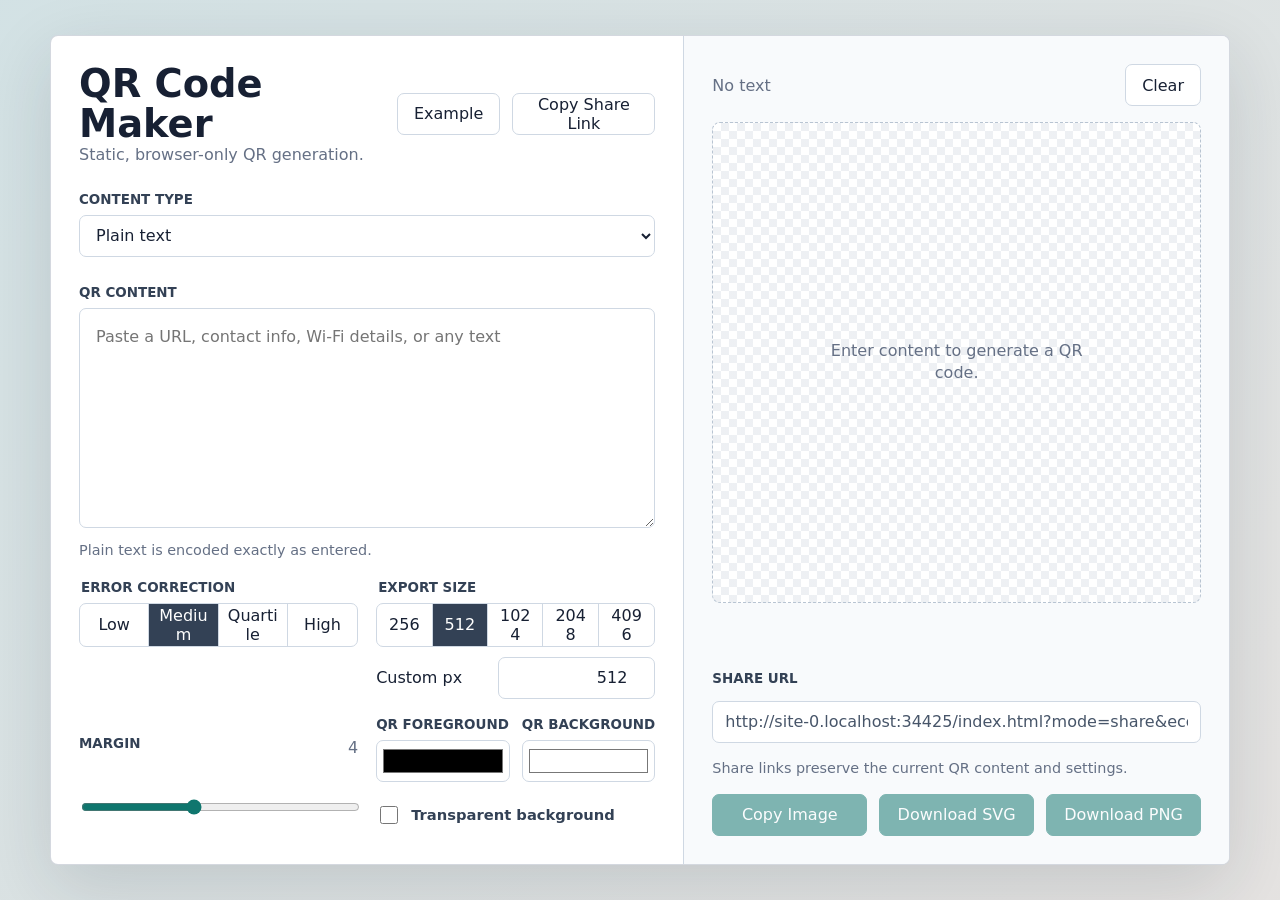
<file: index.html>
<!doctype html>
<html lang="en">
  <head>
    <meta charset="utf-8">
    <meta name="viewport" content="width=device-width, initial-scale=1">
    <meta name="color-scheme" content="light">
    <title>Client-Side QR Code Maker</title>
    <link rel="stylesheet" href="styles.css">
  </head>
  <body>
    <main class="app-shell">
      <section class="workspace" aria-label="QR code maker">
        <div class="editor-pane">
          <header class="topbar">
            <div>
              <h1>QR Code Maker</h1>
              <p>Static, browser-only QR generation.</p>
            </div>
            <div class="topbar-actions">
              <button class="ghost-button" id="exampleButton" type="button">Example</button>
              <button class="ghost-button" id="shareViewButton" type="button">Copy Share Link</button>
            </div>
          </header>

          <label class="field-label" for="contentType">Content type</label>
          <select id="contentType" class="select-control">
            <option value="text">Plain text</option>
            <option value="url">URL</option>
            <option value="email">Email</option>
            <option value="phone">Phone</option>
            <option value="sms">SMS</option>
            <option value="wifi">Wi-Fi</option>
          </select>

          <div class="template-panel" id="templatePanel" hidden>
            <div class="template-fields" data-template="url" hidden>
              <label>
                <span>URL</span>
                <input id="urlValue" type="url" inputmode="url" autocomplete="url" placeholder="https://example.com">
              </label>
            </div>

            <div class="template-fields" data-template="email" hidden>
              <label>
                <span>Email address</span>
                <input id="emailAddress" type="email" autocomplete="email" placeholder="name@example.com">
              </label>
              <label>
                <span>Subject</span>
                <input id="emailSubject" type="text" placeholder="Optional">
              </label>
              <label class="full-span">
                <span>Body</span>
                <textarea id="emailBody" class="template-textarea" placeholder="Optional"></textarea>
              </label>
            </div>

            <div class="template-fields" data-template="phone" hidden>
              <label>
                <span>Phone number</span>
                <input id="phoneNumber" type="tel" autocomplete="tel" placeholder="+1 555 0100">
              </label>
            </div>

            <div class="template-fields" data-template="sms" hidden>
              <label>
                <span>Phone number</span>
                <input id="smsNumber" type="tel" autocomplete="tel" placeholder="+1 555 0100">
              </label>
              <label class="full-span">
                <span>Message</span>
                <textarea id="smsMessage" class="template-textarea" placeholder="Optional"></textarea>
              </label>
            </div>

            <div class="template-fields" data-template="wifi" hidden>
              <label>
                <span>Network name</span>
                <input id="wifiSsid" type="text" autocomplete="off" placeholder="SSID">
              </label>
              <label>
                <span>Password</span>
                <input id="wifiPassword" type="text" autocomplete="off" placeholder="Optional">
              </label>
              <label class="checkbox-control">
                <input id="wifiSharePassword" type="checkbox">
                <span>Include password in share links</span>
              </label>
              <label>
                <span>Security</span>
                <select id="wifiSecurity" class="select-control">
                  <option value="WPA">WPA/WPA2</option>
                  <option value="WEP">WEP</option>
                  <option value="nopass">None</option>
                </select>
              </label>
              <label class="checkbox-control">
                <input id="wifiHidden" type="checkbox">
                <span>Hidden network</span>
              </label>
            </div>
          </div>

          <label class="field-label" for="qrInput">QR content</label>
          <textarea id="qrInput" spellcheck="false" autocomplete="off" autocapitalize="off" aria-describedby="qrInputHelp" placeholder="Paste a URL, contact info, Wi-Fi details, or any text"></textarea>
          <p class="field-help" id="qrInputHelp">Plain text is encoded exactly as entered.</p>

          <div class="controls-grid">
            <fieldset class="control-group">
              <legend>Error correction</legend>
              <div class="segmented" role="radiogroup" aria-label="Error correction level">
                <label><input type="radio" name="ecc" value="L"> Low</label>
                <label><input type="radio" name="ecc" value="M" checked> Medium</label>
                <label><input type="radio" name="ecc" value="Q"> Quartile</label>
                <label><input type="radio" name="ecc" value="H"> High</label>
              </div>
            </fieldset>

            <fieldset class="control-group size-control">
              <legend>Export size</legend>
              <div class="segmented size-presets" role="radiogroup" aria-label="Export size presets">
                <label><input type="radio" name="sizePreset" value="256"> 256</label>
                <label><input type="radio" name="sizePreset" value="512" checked> 512</label>
                <label><input type="radio" name="sizePreset" value="1024"> 1024</label>
                <label><input type="radio" name="sizePreset" value="2048"> 2048</label>
                <label><input type="radio" name="sizePreset" value="4096"> 4096</label>
              </div>
              <label class="number-control" for="sizeInput">
                <span>Custom px</span>
                <input id="sizeInput" type="number" min="160" max="4096" step="1" value="512" inputmode="numeric">
              </label>
            </fieldset>

            <label class="slider-control" for="marginInput">
              <span>Margin</span>
              <output id="marginOutput" for="marginInput">4</output>
              <input id="marginInput" type="range" min="0" max="10" step="1" value="4">
            </label>

            <div class="swatches" aria-label="QR colors">
              <label>
                <span>QR foreground</span>
                <input id="foregroundInput" type="color" value="#000000" aria-label="QR foreground color">
              </label>
              <label>
                <span>QR background</span>
                <input id="backgroundInput" type="color" value="#ffffff" aria-label="QR background color">
              </label>
              <label class="checkbox-control transparent-control">
                <input id="transparentBackgroundInput" type="checkbox">
                <span>Transparent background</span>
              </label>
            </div>
          </div>
        </div>

        <aside class="preview-pane" aria-label="Generated QR code">
          <div class="preview-toolbar">
            <div class="stat-line" id="statLine" aria-live="polite">Ready</div>
            <button class="ghost-button" id="clearButton" type="button">Clear</button>
          </div>
          <div class="qr-stage" id="qrStage">
            <div id="qrCode" aria-live="polite"></div>
          </div>
          <ul class="scan-status" id="scanStatus" aria-live="polite"></ul>
          <p class="message" id="message" role="status"></p>
          <div class="share-link-panel">
            <label for="shareUrlInput">Share URL</label>
            <input id="shareUrlInput" type="text" readonly>
            <p class="field-help" id="shareUrlHelp">Share links preserve the current QR content and settings.</p>
          </div>
          <div class="actions">
            <button id="copyImageButton" type="button" title="Generate a QR code first">Copy Image</button>
            <button id="downloadSvgButton" type="button" title="Generate a QR code first">Download SVG</button>
            <button id="downloadPngButton" type="button" title="Generate a QR code first">Download PNG</button>
          </div>
          <div class="share-actions" id="shareActions" aria-label="Share view options" hidden>
            <button class="ghost-button" id="editSharedButton" type="button">Edit QR</button>
            <button class="ghost-button" id="makeYourOwnButton" type="button">New QR</button>
          </div>
        </aside>
      </section>
    </main>

    <script src="qrcode.js"></script>
    <script src="app.js"></script>
  </body>
</html>
</file>
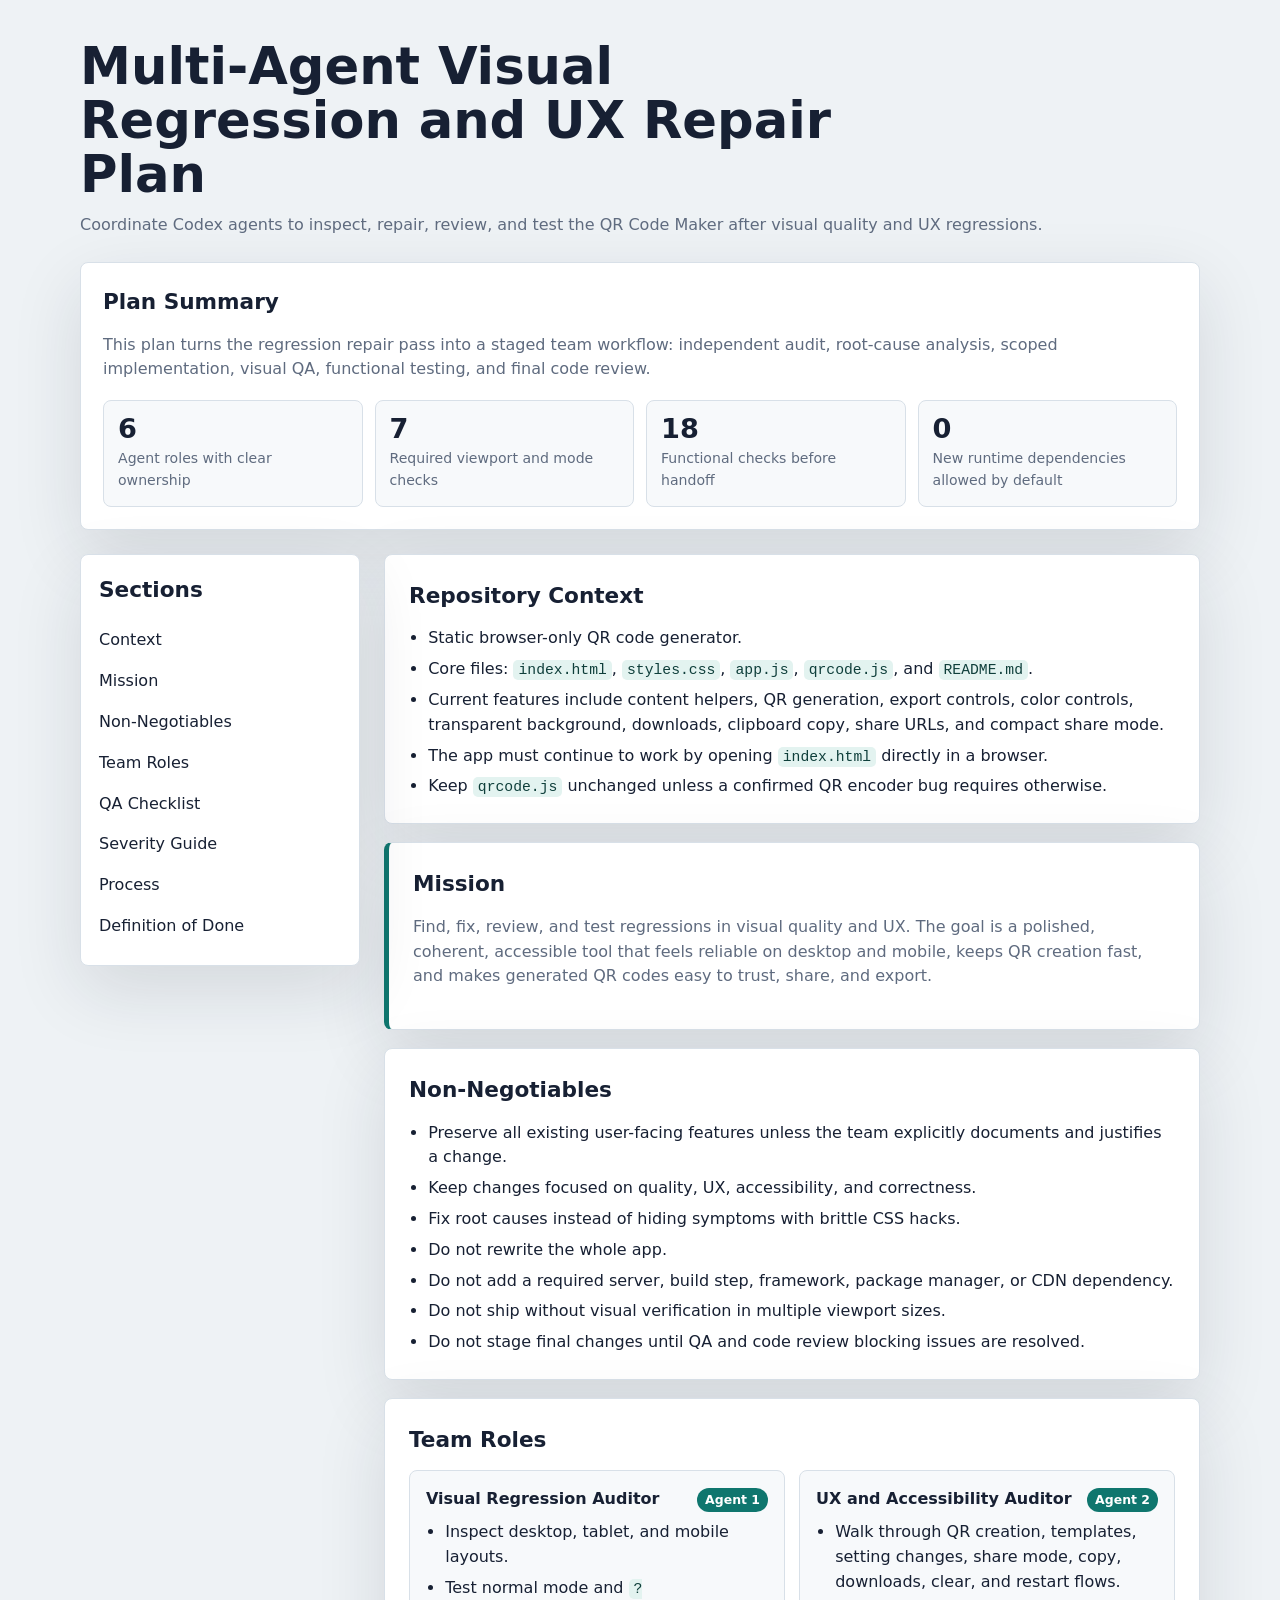
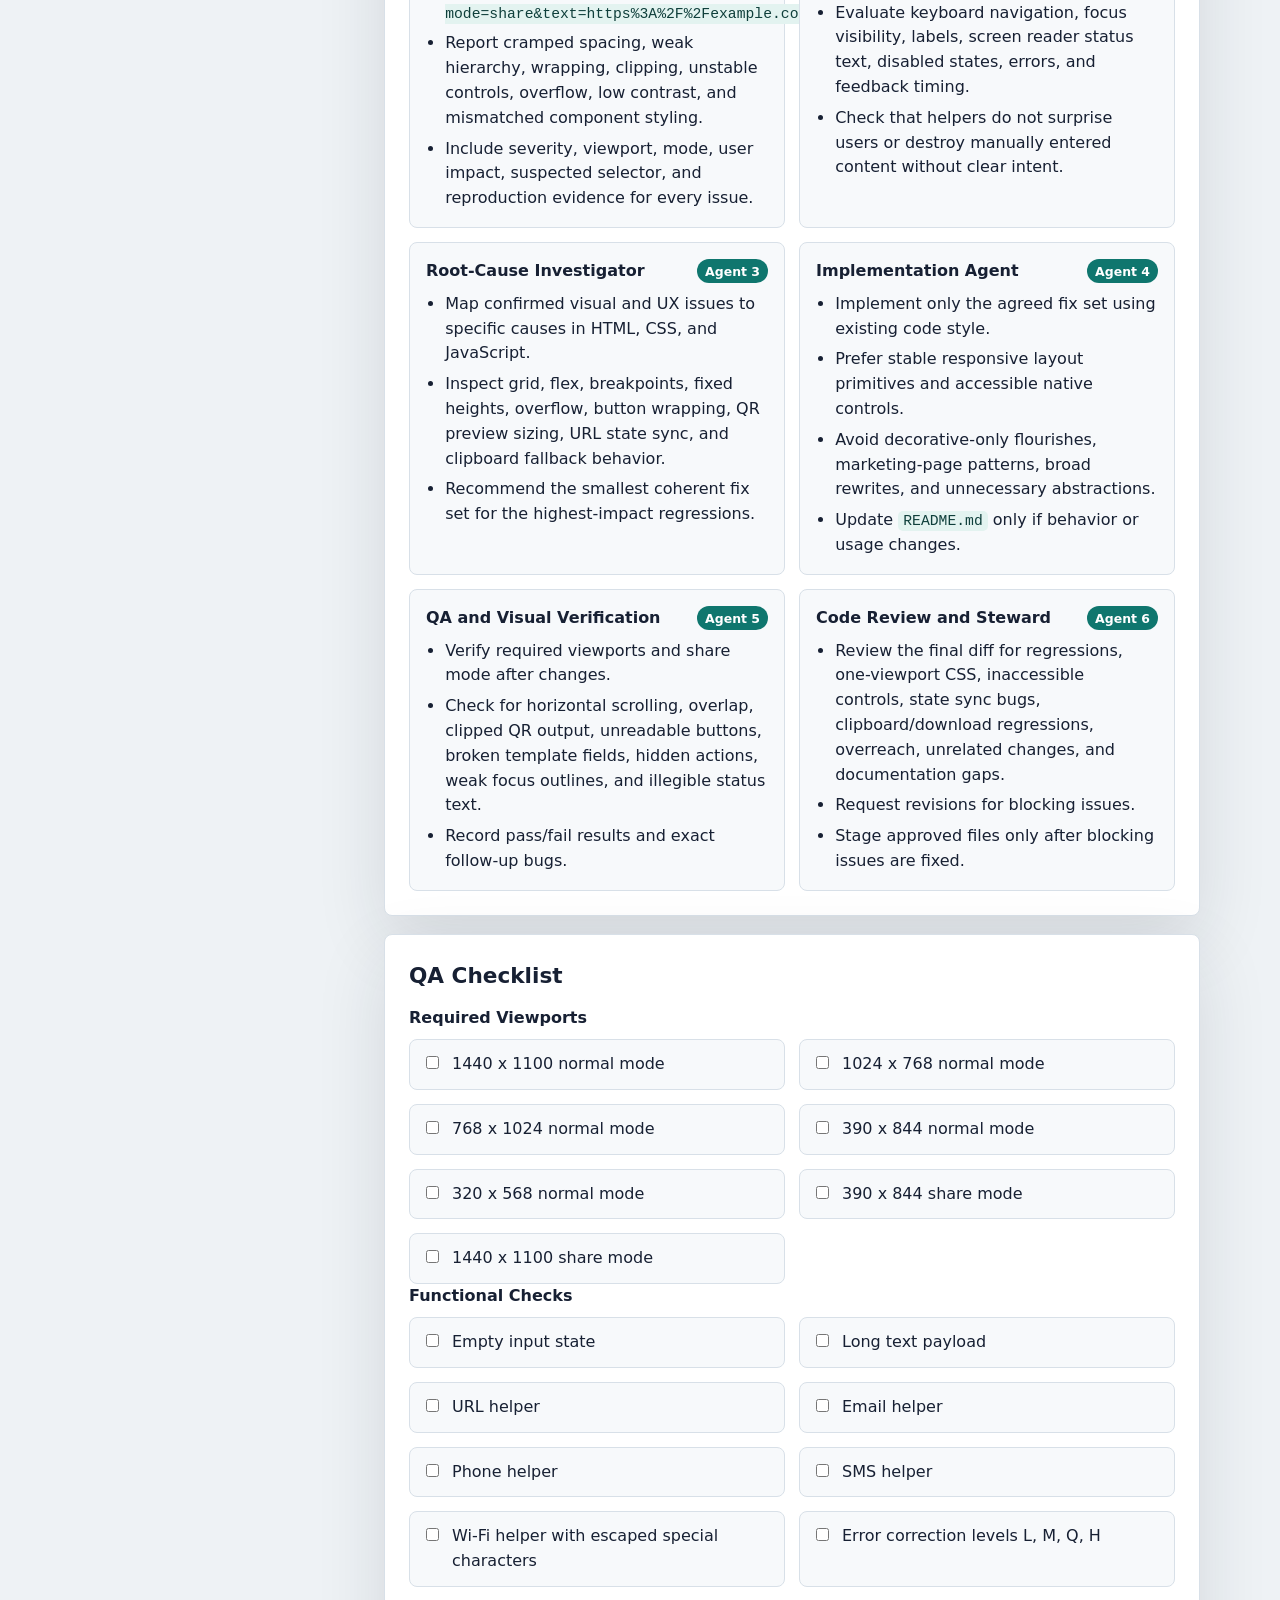
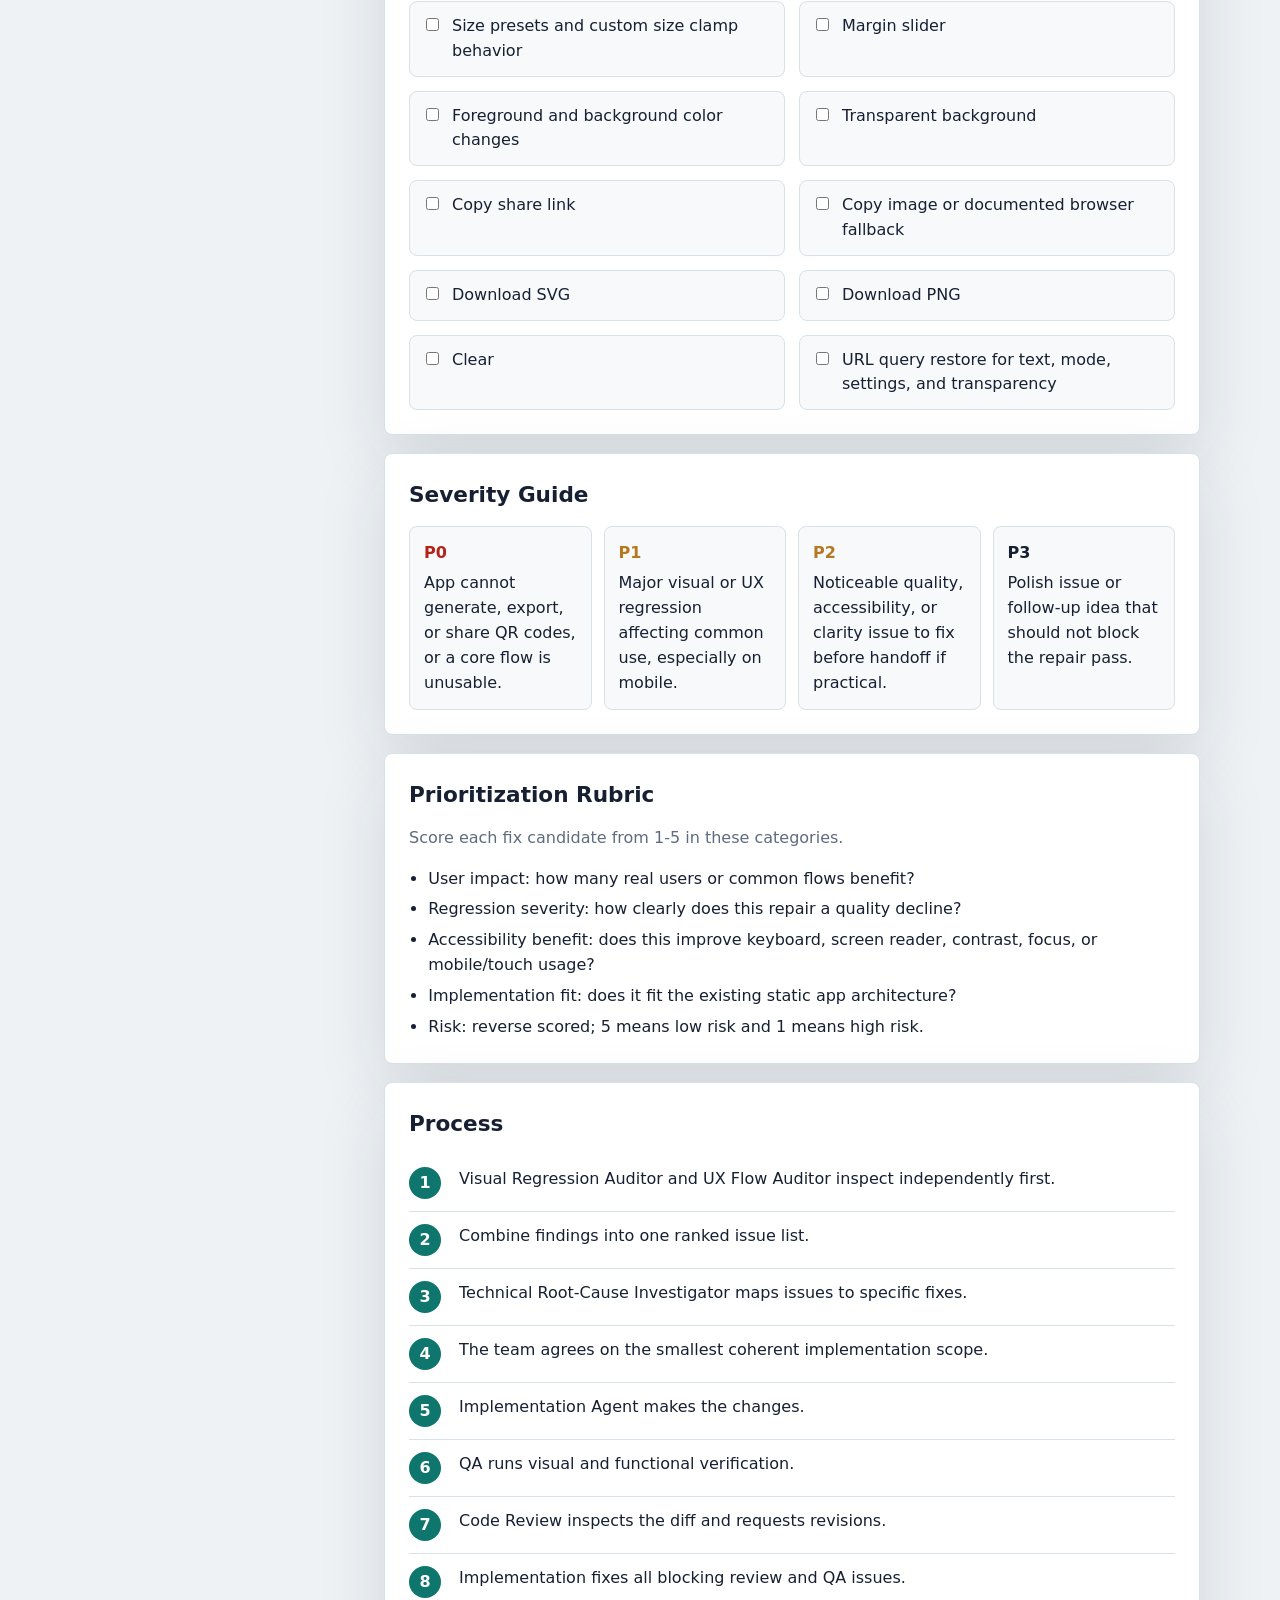
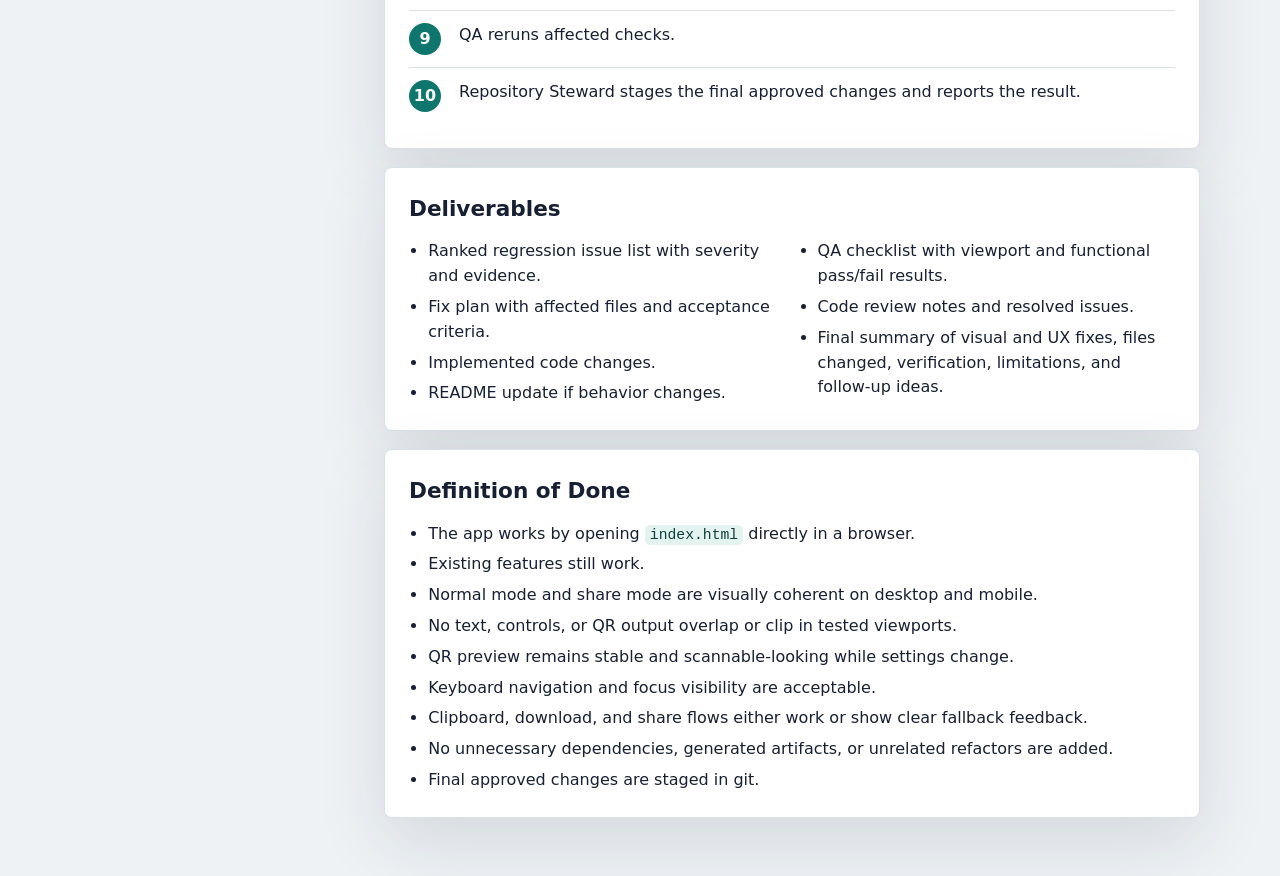
<file: docs/multi-agent-ux-repair-plan.html>
<!doctype html>
<html lang="en">
  <head>
    <meta charset="utf-8">
    <meta name="viewport" content="width=device-width, initial-scale=1">
    <title>Multi-Agent Visual Regression and UX Repair Plan</title>
    <style>
      :root {
        --bg: #eef2f5;
        --paper: #ffffff;
        --ink: #172033;
        --muted: #5f6b7f;
        --line: #d8e0e8;
        --soft: #f7f9fb;
        --accent: #0f766e;
        --accent-soft: #e3f3f0;
        --danger: #b42318;
        --warn: #b7791f;
        --shadow: 0 24px 70px rgba(23, 32, 51, 0.12);
      }

      * {
        box-sizing: border-box;
      }

      body {
        margin: 0;
        font-family: Inter, ui-sans-serif, system-ui, -apple-system, BlinkMacSystemFont, "Segoe UI", sans-serif;
        line-height: 1.55;
        color: var(--ink);
        background: var(--bg);
      }

      main {
        width: min(1120px, calc(100vw - 32px));
        margin: 0 auto;
        padding: 40px 0;
      }

      header {
        margin-bottom: 24px;
      }

      h1,
      h2,
      h3,
      p {
        margin-top: 0;
      }

      h1 {
        max-width: 820px;
        margin-bottom: 12px;
        font-size: clamp(2rem, 4vw, 3.4rem);
        line-height: 1.05;
        letter-spacing: 0;
      }

      h2 {
        margin-bottom: 14px;
        font-size: 1.35rem;
      }

      h3 {
        margin-bottom: 8px;
        font-size: 1rem;
      }

      p {
        color: var(--muted);
      }

      code {
        padding: 2px 5px;
        border-radius: 5px;
        color: #0f3f3b;
        background: var(--accent-soft);
        font-family: ui-monospace, SFMono-Regular, Menlo, Consolas, "Liberation Mono", monospace;
        font-size: 0.92em;
      }

      ul,
      ol {
        margin: 0;
        padding-left: 1.2rem;
      }

      li + li {
        margin-top: 6px;
      }

      .plan-shell {
        display: grid;
        grid-template-columns: 280px minmax(0, 1fr);
        gap: 24px;
        align-items: start;
      }

      .summary,
      .section,
      .nav-card {
        border: 1px solid var(--line);
        border-radius: 8px;
        background: var(--paper);
        box-shadow: var(--shadow);
      }

      .summary {
        padding: 22px;
        margin-bottom: 24px;
      }

      .summary-grid {
        display: grid;
        grid-template-columns: repeat(4, minmax(0, 1fr));
        gap: 12px;
        margin-top: 18px;
      }

      .metric {
        min-height: 92px;
        padding: 14px;
        border: 1px solid var(--line);
        border-radius: 8px;
        background: var(--soft);
      }

      .metric strong {
        display: block;
        margin-bottom: 6px;
        font-size: 1.7rem;
        line-height: 1;
      }

      .metric span {
        display: block;
        color: var(--muted);
        font-size: 0.88rem;
      }

      .nav-card {
        position: sticky;
        top: 20px;
        padding: 18px;
      }

      .nav-card a {
        display: block;
        padding: 8px 0;
        color: var(--ink);
        text-decoration: none;
      }

      .nav-card a:hover,
      .nav-card a:focus-visible {
        color: var(--accent);
      }

      .section {
        padding: 24px;
        margin-bottom: 18px;
      }

      .mission {
        border-left: 5px solid var(--accent);
      }

      .grid {
        display: grid;
        grid-template-columns: repeat(2, minmax(0, 1fr));
        gap: 14px;
      }

      .role {
        padding: 16px;
        border: 1px solid var(--line);
        border-radius: 8px;
        background: var(--soft);
      }

      .role h3 {
        display: flex;
        align-items: center;
        justify-content: space-between;
        gap: 10px;
      }

      .badge {
        display: inline-flex;
        align-items: center;
        min-height: 24px;
        padding: 2px 8px;
        border-radius: 999px;
        color: #ffffff;
        background: var(--accent);
        font-size: 0.78rem;
        font-weight: 700;
      }

      .severity-list {
        display: grid;
        grid-template-columns: repeat(4, minmax(0, 1fr));
        gap: 12px;
      }

      .severity {
        padding: 14px;
        border: 1px solid var(--line);
        border-radius: 8px;
        background: var(--soft);
      }

      .severity strong {
        display: block;
        margin-bottom: 6px;
      }

      .p0 strong {
        color: var(--danger);
      }

      .p1 strong,
      .p2 strong {
        color: var(--warn);
      }

      .checklist {
        display: grid;
        grid-template-columns: repeat(2, minmax(0, 1fr));
        gap: 14px;
      }

      .checklist label {
        display: flex;
        gap: 10px;
        align-items: flex-start;
        padding: 12px;
        border: 1px solid var(--line);
        border-radius: 8px;
        background: var(--soft);
      }

      .checklist input {
        margin-top: 4px;
        accent-color: var(--accent);
      }

      .timeline {
        counter-reset: step;
        list-style: none;
        padding: 0;
      }

      .timeline li {
        counter-increment: step;
        display: grid;
        grid-template-columns: 38px minmax(0, 1fr);
        gap: 12px;
        align-items: start;
        margin: 0;
        padding: 12px 0;
        border-top: 1px solid var(--line);
      }

      .timeline li:first-child {
        border-top: 0;
      }

      .timeline li::before {
        content: counter(step);
        display: grid;
        width: 32px;
        height: 32px;
        place-items: center;
        border-radius: 50%;
        color: #ffffff;
        background: var(--accent);
        font-weight: 800;
      }

      .deliverables {
        columns: 2;
        column-gap: 32px;
      }

      .deliverables li {
        break-inside: avoid;
      }

      @media (max-width: 900px) {
        main {
          width: min(100% - 24px, 720px);
          padding: 24px 0;
        }

        .plan-shell,
        .summary-grid,
        .grid,
        .severity-list,
        .checklist {
          grid-template-columns: 1fr;
        }

        .nav-card {
          position: static;
        }

        .deliverables {
          columns: 1;
        }
      }

      @media print {
        body {
          background: #ffffff;
        }

        main {
          width: 100%;
          padding: 0;
        }

        .plan-shell {
          display: block;
        }

        .nav-card {
          display: none;
        }

        .summary,
        .section {
          break-inside: avoid;
          box-shadow: none;
        }
      }
    </style>
  </head>
  <body>
    <main>
      <header>
        <h1>Multi-Agent Visual Regression and UX Repair Plan</h1>
        <p>Coordinate Codex agents to inspect, repair, review, and test the QR Code Maker after visual quality and UX regressions.</p>
      </header>

      <section class="summary" aria-labelledby="summary-title">
        <h2 id="summary-title">Plan Summary</h2>
        <p>This plan turns the regression repair pass into a staged team workflow: independent audit, root-cause analysis, scoped implementation, visual QA, functional testing, and final code review.</p>
        <div class="summary-grid" aria-label="Plan metrics">
          <div class="metric">
            <strong>6</strong>
            <span>Agent roles with clear ownership</span>
          </div>
          <div class="metric">
            <strong>7</strong>
            <span>Required viewport and mode checks</span>
          </div>
          <div class="metric">
            <strong>18</strong>
            <span>Functional checks before handoff</span>
          </div>
          <div class="metric">
            <strong>0</strong>
            <span>New runtime dependencies allowed by default</span>
          </div>
        </div>
      </section>

      <div class="plan-shell">
        <nav class="nav-card" aria-label="Plan sections">
          <h2>Sections</h2>
          <a href="#context">Context</a>
          <a href="#mission">Mission</a>
          <a href="#rules">Non-Negotiables</a>
          <a href="#roles">Team Roles</a>
          <a href="#qa">QA Checklist</a>
          <a href="#severity">Severity Guide</a>
          <a href="#process">Process</a>
          <a href="#done">Definition of Done</a>
        </nav>

        <div>
          <section class="section" id="context" aria-labelledby="context-title">
            <h2 id="context-title">Repository Context</h2>
            <ul>
              <li>Static browser-only QR code generator.</li>
              <li>Core files: <code>index.html</code>, <code>styles.css</code>, <code>app.js</code>, <code>qrcode.js</code>, and <code>README.md</code>.</li>
              <li>Current features include content helpers, QR generation, export controls, color controls, transparent background, downloads, clipboard copy, share URLs, and compact share mode.</li>
              <li>The app must continue to work by opening <code>index.html</code> directly in a browser.</li>
              <li>Keep <code>qrcode.js</code> unchanged unless a confirmed QR encoder bug requires otherwise.</li>
            </ul>
          </section>

          <section class="section mission" id="mission" aria-labelledby="mission-title">
            <h2 id="mission-title">Mission</h2>
            <p>Find, fix, review, and test regressions in visual quality and UX. The goal is a polished, coherent, accessible tool that feels reliable on desktop and mobile, keeps QR creation fast, and makes generated QR codes easy to trust, share, and export.</p>
          </section>

          <section class="section" id="rules" aria-labelledby="rules-title">
            <h2 id="rules-title">Non-Negotiables</h2>
            <ul>
              <li>Preserve all existing user-facing features unless the team explicitly documents and justifies a change.</li>
              <li>Keep changes focused on quality, UX, accessibility, and correctness.</li>
              <li>Fix root causes instead of hiding symptoms with brittle CSS hacks.</li>
              <li>Do not rewrite the whole app.</li>
              <li>Do not add a required server, build step, framework, package manager, or CDN dependency.</li>
              <li>Do not ship without visual verification in multiple viewport sizes.</li>
              <li>Do not stage final changes until QA and code review blocking issues are resolved.</li>
            </ul>
          </section>

          <section class="section" id="roles" aria-labelledby="roles-title">
            <h2 id="roles-title">Team Roles</h2>
            <div class="grid">
              <article class="role">
                <h3>Visual Regression Auditor <span class="badge">Agent 1</span></h3>
                <ul>
                  <li>Inspect desktop, tablet, and mobile layouts.</li>
                  <li>Test normal mode and <code>?mode=share&amp;text=https%3A%2F%2Fexample.com</code>.</li>
                  <li>Report cramped spacing, weak hierarchy, wrapping, clipping, unstable controls, overflow, low contrast, and mismatched component styling.</li>
                  <li>Include severity, viewport, mode, user impact, suspected selector, and reproduction evidence for every issue.</li>
                </ul>
              </article>

              <article class="role">
                <h3>UX and Accessibility Auditor <span class="badge">Agent 2</span></h3>
                <ul>
                  <li>Walk through QR creation, templates, setting changes, share mode, copy, downloads, clear, and restart flows.</li>
                  <li>Evaluate keyboard navigation, focus visibility, labels, screen reader status text, disabled states, errors, and feedback timing.</li>
                  <li>Check that helpers do not surprise users or destroy manually entered content without clear intent.</li>
                </ul>
              </article>

              <article class="role">
                <h3>Root-Cause Investigator <span class="badge">Agent 3</span></h3>
                <ul>
                  <li>Map confirmed visual and UX issues to specific causes in HTML, CSS, and JavaScript.</li>
                  <li>Inspect grid, flex, breakpoints, fixed heights, overflow, button wrapping, QR preview sizing, URL state sync, and clipboard fallback behavior.</li>
                  <li>Recommend the smallest coherent fix set for the highest-impact regressions.</li>
                </ul>
              </article>

              <article class="role">
                <h3>Implementation Agent <span class="badge">Agent 4</span></h3>
                <ul>
                  <li>Implement only the agreed fix set using existing code style.</li>
                  <li>Prefer stable responsive layout primitives and accessible native controls.</li>
                  <li>Avoid decorative-only flourishes, marketing-page patterns, broad rewrites, and unnecessary abstractions.</li>
                  <li>Update <code>README.md</code> only if behavior or usage changes.</li>
                </ul>
              </article>

              <article class="role">
                <h3>QA and Visual Verification <span class="badge">Agent 5</span></h3>
                <ul>
                  <li>Verify required viewports and share mode after changes.</li>
                  <li>Check for horizontal scrolling, overlap, clipped QR output, unreadable buttons, broken template fields, hidden actions, weak focus outlines, and illegible status text.</li>
                  <li>Record pass/fail results and exact follow-up bugs.</li>
                </ul>
              </article>

              <article class="role">
                <h3>Code Review and Steward <span class="badge">Agent 6</span></h3>
                <ul>
                  <li>Review the final diff for regressions, one-viewport CSS, inaccessible controls, state sync bugs, clipboard/download regressions, overreach, unrelated changes, and documentation gaps.</li>
                  <li>Request revisions for blocking issues.</li>
                  <li>Stage approved files only after blocking issues are fixed.</li>
                </ul>
              </article>
            </div>
          </section>

          <section class="section" id="qa" aria-labelledby="qa-title">
            <h2 id="qa-title">QA Checklist</h2>
            <h3>Required Viewports</h3>
            <div class="checklist">
              <label><input type="checkbox"> 1440 x 1100 normal mode</label>
              <label><input type="checkbox"> 1024 x 768 normal mode</label>
              <label><input type="checkbox"> 768 x 1024 normal mode</label>
              <label><input type="checkbox"> 390 x 844 normal mode</label>
              <label><input type="checkbox"> 320 x 568 normal mode</label>
              <label><input type="checkbox"> 390 x 844 share mode</label>
              <label><input type="checkbox"> 1440 x 1100 share mode</label>
            </div>

            <h3>Functional Checks</h3>
            <div class="checklist">
              <label><input type="checkbox"> Empty input state</label>
              <label><input type="checkbox"> Long text payload</label>
              <label><input type="checkbox"> URL helper</label>
              <label><input type="checkbox"> Email helper</label>
              <label><input type="checkbox"> Phone helper</label>
              <label><input type="checkbox"> SMS helper</label>
              <label><input type="checkbox"> Wi-Fi helper with escaped special characters</label>
              <label><input type="checkbox"> Error correction levels L, M, Q, H</label>
              <label><input type="checkbox"> Size presets and custom size clamp behavior</label>
              <label><input type="checkbox"> Margin slider</label>
              <label><input type="checkbox"> Foreground and background color changes</label>
              <label><input type="checkbox"> Transparent background</label>
              <label><input type="checkbox"> Copy share link</label>
              <label><input type="checkbox"> Copy image or documented browser fallback</label>
              <label><input type="checkbox"> Download SVG</label>
              <label><input type="checkbox"> Download PNG</label>
              <label><input type="checkbox"> Clear</label>
              <label><input type="checkbox"> URL query restore for text, mode, settings, and transparency</label>
            </div>
          </section>

          <section class="section" id="severity" aria-labelledby="severity-title">
            <h2 id="severity-title">Severity Guide</h2>
            <div class="severity-list">
              <div class="severity p0">
                <strong>P0</strong>
                <span>App cannot generate, export, or share QR codes, or a core flow is unusable.</span>
              </div>
              <div class="severity p1">
                <strong>P1</strong>
                <span>Major visual or UX regression affecting common use, especially on mobile.</span>
              </div>
              <div class="severity p2">
                <strong>P2</strong>
                <span>Noticeable quality, accessibility, or clarity issue to fix before handoff if practical.</span>
              </div>
              <div class="severity">
                <strong>P3</strong>
                <span>Polish issue or follow-up idea that should not block the repair pass.</span>
              </div>
            </div>
          </section>

          <section class="section" aria-labelledby="rubric-title">
            <h2 id="rubric-title">Prioritization Rubric</h2>
            <p>Score each fix candidate from 1-5 in these categories.</p>
            <ul>
              <li>User impact: how many real users or common flows benefit?</li>
              <li>Regression severity: how clearly does this repair a quality decline?</li>
              <li>Accessibility benefit: does this improve keyboard, screen reader, contrast, focus, or mobile/touch usage?</li>
              <li>Implementation fit: does it fit the existing static app architecture?</li>
              <li>Risk: reverse scored; 5 means low risk and 1 means high risk.</li>
            </ul>
          </section>

          <section class="section" id="process" aria-labelledby="process-title">
            <h2 id="process-title">Process</h2>
            <ol class="timeline">
              <li>Visual Regression Auditor and UX Flow Auditor inspect independently first.</li>
              <li>Combine findings into one ranked issue list.</li>
              <li>Technical Root-Cause Investigator maps issues to specific fixes.</li>
              <li>The team agrees on the smallest coherent implementation scope.</li>
              <li>Implementation Agent makes the changes.</li>
              <li>QA runs visual and functional verification.</li>
              <li>Code Review inspects the diff and requests revisions.</li>
              <li>Implementation fixes all blocking review and QA issues.</li>
              <li>QA reruns affected checks.</li>
              <li>Repository Steward stages the final approved changes and reports the result.</li>
            </ol>
          </section>

          <section class="section" aria-labelledby="deliverables-title">
            <h2 id="deliverables-title">Deliverables</h2>
            <ul class="deliverables">
              <li>Ranked regression issue list with severity and evidence.</li>
              <li>Fix plan with affected files and acceptance criteria.</li>
              <li>Implemented code changes.</li>
              <li>README update if behavior changes.</li>
              <li>QA checklist with viewport and functional pass/fail results.</li>
              <li>Code review notes and resolved issues.</li>
              <li>Final summary of visual and UX fixes, files changed, verification, limitations, and follow-up ideas.</li>
            </ul>
          </section>

          <section class="section" id="done" aria-labelledby="done-title">
            <h2 id="done-title">Definition of Done</h2>
            <ul>
              <li>The app works by opening <code>index.html</code> directly in a browser.</li>
              <li>Existing features still work.</li>
              <li>Normal mode and share mode are visually coherent on desktop and mobile.</li>
              <li>No text, controls, or QR output overlap or clip in tested viewports.</li>
              <li>QR preview remains stable and scannable-looking while settings change.</li>
              <li>Keyboard navigation and focus visibility are acceptable.</li>
              <li>Clipboard, download, and share flows either work or show clear fallback feedback.</li>
              <li>No unnecessary dependencies, generated artifacts, or unrelated refactors are added.</li>
              <li>Final approved changes are staged in git.</li>
            </ul>
          </section>
        </div>
      </div>
    </main>
  </body>
</html>
</file>
<file: styles.css>
:root {
  --bg: #e9eef2;
  --panel: #ffffff;
  --panel-strong: #f8fafc;
  --ink: #172033;
  --muted: #657085;
  --line: #cfd8e3;
  --accent: #0f766e;
  --accent-strong: #115e59;
  --danger: #b42318;
  --shadow: 0 22px 70px rgba(23, 32, 51, 0.14);
}

* {
  box-sizing: border-box;
}

body {
  margin: 0;
  min-height: 100vh;
  font-family: Inter, ui-sans-serif, system-ui, -apple-system, BlinkMacSystemFont, "Segoe UI", sans-serif;
  color: var(--ink);
  background:
    linear-gradient(135deg, rgba(15, 118, 110, 0.10), rgba(180, 83, 9, 0.07)),
    var(--bg);
}

button,
input,
select,
textarea {
  font: inherit;
}

button {
  min-height: 42px;
  border: 1px solid var(--accent);
  border-radius: 7px;
  padding: 0 16px;
  color: #ffffff;
  background: var(--accent);
  cursor: pointer;
  transition: background 140ms ease, border-color 140ms ease, transform 140ms ease;
}

button:hover:not(:disabled) {
  background: var(--accent-strong);
  border-color: var(--accent-strong);
}

button:active:not(:disabled) {
  transform: translateY(1px);
}

button:disabled {
  cursor: not-allowed;
  opacity: 0.52;
}

.ghost-button {
  color: var(--ink);
  background: #ffffff;
  border-color: var(--line);
}

.ghost-button:hover:not(:disabled) {
  color: #ffffff;
  background: #334155;
  border-color: #334155;
}

.app-shell {
  width: min(1180px, calc(100vw - 32px));
  min-height: 100vh;
  margin: 0 auto;
  display: grid;
  place-items: center;
  padding: 32px 0;
}

.workspace {
  width: 100%;
  display: grid;
  grid-template-columns: minmax(0, 1fr) minmax(360px, 0.86fr);
  gap: 0;
  overflow: hidden;
  border: 1px solid rgba(100, 116, 139, 0.28);
  border-radius: 8px;
  background: var(--panel);
  box-shadow: var(--shadow);
}

.editor-pane,
.preview-pane {
  min-width: 0;
  padding: 28px;
}

.editor-pane {
  border-right: 1px solid var(--line);
}

.preview-pane {
  display: grid;
  grid-template-rows: auto minmax(260px, 1fr) auto auto auto auto;
  gap: 16px;
  background: var(--panel-strong);
}

.topbar,
.topbar-actions,
.preview-toolbar,
.actions,
.share-actions {
  display: flex;
  align-items: center;
  justify-content: space-between;
  gap: 12px;
}

h1,
p {
  margin: 0;
}

h1 {
  font-size: clamp(1.7rem, 3vw, 2.45rem);
  line-height: 1.05;
  letter-spacing: 0;
}

.topbar p,
.message,
.stat-line {
  color: var(--muted);
}

.field-label,
legend,
.template-fields span,
.share-link-panel label,
.slider-control span,
.swatches span {
  display: block;
  margin-bottom: 8px;
  color: #334155;
  font-size: 0.84rem;
  font-weight: 700;
  text-transform: uppercase;
}

.field-label {
  margin-top: 28px;
}

.field-help {
  margin: 8px 0 0;
  color: var(--muted);
  font-size: 0.9rem;
  line-height: 1.4;
}

textarea {
  width: 100%;
  min-height: 220px;
  resize: vertical;
  border: 1px solid var(--line);
  border-radius: 7px;
  padding: 16px;
  color: var(--ink);
  background: #ffffff;
  line-height: 1.45;
  outline: none;
}

textarea.generated-content {
  color: #475569;
  background: #f8fafc;
}

textarea:focus,
select:focus-visible,
input[type="range"]:focus-visible,
input[type="color"]:focus-visible,
button:focus-visible {
  outline: 3px solid rgba(15, 118, 110, 0.24);
  outline-offset: 2px;
}

.select-control {
  width: 100%;
  min-height: 42px;
  border: 1px solid var(--line);
  border-radius: 7px;
  padding: 0 12px;
  color: var(--ink);
  background: #ffffff;
}

.template-panel {
  margin-top: 16px;
  padding: 16px;
  border: 1px solid var(--line);
  border-radius: 8px;
  background: var(--panel-strong);
}

.template-panel[hidden],
.template-fields[hidden] {
  display: none;
}

.template-fields {
  display: grid;
  grid-template-columns: repeat(2, minmax(0, 1fr));
  gap: 14px;
}

.template-fields label {
  min-width: 0;
}

.template-fields input[type="text"],
.template-fields input[type="email"],
.template-fields input[type="tel"],
.template-fields input[type="url"],
.number-control input,
.share-link-panel input {
  width: 100%;
  min-height: 42px;
  border: 1px solid var(--line);
  border-radius: 7px;
  padding: 0 12px;
  color: var(--ink);
  background: #ffffff;
}

.template-fields input:focus-visible,
.template-fields textarea:focus-visible,
.number-control input:focus-visible,
.share-link-panel input:focus-visible {
  outline: 3px solid rgba(15, 118, 110, 0.24);
  outline-offset: 2px;
}

.template-textarea {
  min-height: 86px;
  padding: 10px 12px;
  resize: vertical;
}

.full-span {
  grid-column: 1 / -1;
}

.checkbox-control {
  min-height: 42px;
  display: flex;
  align-items: center;
  gap: 10px;
  margin-top: 22px;
}

.checkbox-control input {
  width: 18px;
  height: 18px;
  accent-color: var(--accent);
}

.checkbox-control span {
  margin: 0;
  text-transform: none;
}

.controls-grid {
  display: grid;
  grid-template-columns: repeat(2, minmax(0, 1fr));
  gap: 18px;
  margin-top: 20px;
}

.control-group {
  min-width: 0;
  margin: 0;
  padding: 0;
  border: 0;
}

.segmented {
  display: grid;
  grid-template-columns: repeat(4, 1fr);
  overflow: hidden;
  border: 1px solid var(--line);
  border-radius: 7px;
  background: #ffffff;
}

.segmented label {
  min-height: 42px;
  padding: 0 8px;
  display: grid;
  place-items: center;
  border-right: 1px solid var(--line);
  overflow-wrap: anywhere;
  text-align: center;
  cursor: pointer;
}

.segmented label:last-child {
  border-right: 0;
}

.segmented input {
  position: absolute;
  opacity: 0;
}

.segmented label:has(input:checked) {
  color: #ffffff;
  background: #334155;
}

.segmented label:has(input:focus-visible) {
  outline: 3px solid rgba(15, 118, 110, 0.24);
  outline-offset: -3px;
}

.size-control {
  display: grid;
  gap: 10px;
}

.size-presets {
  grid-template-columns: repeat(5, 1fr);
}

.number-control {
  display: grid;
  grid-template-columns: minmax(7rem, auto) minmax(0, 1fr);
  gap: 10px;
  align-items: center;
}

.number-control span {
  margin: 0;
}

.number-control input {
  text-align: right;
}

.slider-control {
  display: grid;
  grid-template-columns: 1fr auto;
  gap: 0 12px;
  align-items: center;
}

.slider-control input {
  grid-column: 1 / -1;
  width: 100%;
  accent-color: var(--accent);
}

output {
  color: var(--muted);
  font-variant-numeric: tabular-nums;
}

.swatches {
  display: grid;
  grid-template-columns: repeat(2, minmax(0, 1fr));
  gap: 12px;
}

.swatches label {
  min-width: 0;
}

input[type="color"] {
  width: 100%;
  height: 42px;
  border: 1px solid var(--line);
  border-radius: 7px;
  padding: 4px;
  background: #ffffff;
  cursor: pointer;
}

.transparent-control {
  grid-column: 1 / -1;
  margin-top: 0;
}

.transparent-control span {
  color: #334155;
  font-size: 0.92rem;
  font-weight: 700;
}

.swatches label:has(#backgroundInput:disabled) {
  opacity: 0.58;
}

.qr-stage {
  min-height: 260px;
  display: grid;
  place-items: center;
  border: 1px dashed #b8c4d2;
  border-radius: 8px;
  background:
    linear-gradient(45deg, rgba(148, 163, 184, 0.16) 25%, transparent 25%),
    linear-gradient(-45deg, rgba(148, 163, 184, 0.16) 25%, transparent 25%),
    linear-gradient(45deg, transparent 75%, rgba(148, 163, 184, 0.16) 75%),
    linear-gradient(-45deg, transparent 75%, rgba(148, 163, 184, 0.16) 75%),
    #ffffff;
  background-position: 0 0, 0 8px, 8px -8px, -8px 0;
  background-size: 16px 16px;
}

#qrCode {
  width: min(100%, 560px);
  min-height: 180px;
  display: grid;
  place-items: center;
  padding: 20px;
}

#qrCode svg {
  width: 100%;
  height: auto;
  max-height: 62vh;
  display: block;
  filter: drop-shadow(0 12px 22px rgba(15, 23, 42, 0.14));
}

.empty-state {
  max-width: 18rem;
  color: var(--muted);
  text-align: center;
  line-height: 1.4;
}

.scan-status {
  display: grid;
  gap: 7px;
  margin: 0;
  padding: 0;
  list-style: none;
  color: var(--muted);
  font-size: 0.9rem;
}

.scan-status li {
  min-height: 24px;
  display: flex;
  align-items: flex-start;
  gap: 8px;
}

.scan-status li::before {
  width: 0.72rem;
  height: 0.72rem;
  margin-top: 0.25rem;
  border-radius: 50%;
  content: "";
  flex: 0 0 auto;
}

.scan-status .ok::before {
  background: var(--accent);
}

.scan-status .warn {
  color: #854d0e;
}

.scan-status .warn::before {
  background: #d97706;
}

.message {
  min-height: 1.35em;
  font-size: 0.92rem;
}

.message.error {
  color: var(--danger);
}

.share-link-panel {
  display: grid;
  gap: 7px;
}

.share-link-panel input {
  color: #475569;
}

.actions {
  justify-content: stretch;
}

.actions button {
  flex: 1 1 0;
}

.share-actions {
  display: none;
  padding-top: 4px;
}

.share-actions button {
  flex: 1 1 0;
  min-height: 40px;
  color: #334155;
  background: #ffffff;
  border-color: #b8c4d2;
}

body.share-mode .app-shell {
  width: min(760px, calc(100vw - 32px));
}

body.share-mode .workspace {
  display: block;
}

body.share-mode .editor-pane,
body.share-mode .preview-toolbar {
  display: none;
}

body.share-mode .preview-pane {
  grid-template-rows: minmax(0, 1fr) auto;
  min-height: auto;
  min-height: calc(100vh - 64px);
}

body.share-mode #qrCode {
  width: min(100%, 680px);
  min-height: 0;
  padding: 12px;
}

body.share-mode .qr-stage {
  min-height: min(72vh, 680px);
}

body.share-mode .scan-status,
body.share-mode .share-link-panel {
  display: none;
}

.share-actions[hidden] {
  display: none;
}

body.share-mode .share-actions:not([hidden]) {
  display: flex;
}

@media (min-width: 861px) and (max-width: 1120px) {
  .controls-grid {
    grid-template-columns: 1fr;
  }

  .segmented label {
    font-size: 0.9rem;
  }
}

@media (max-width: 860px) {
  .app-shell {
    width: min(100vw - 20px, 680px);
    padding: 10px 0;
    place-items: start center;
  }

  .workspace {
    grid-template-columns: 1fr;
  }

  .preview-pane {
    order: -1;
  }

  .editor-pane {
    border-right: 0;
    border-bottom: 1px solid var(--line);
  }

  .editor-pane,
  .preview-pane {
    padding: 20px;
  }

  .controls-grid {
    grid-template-columns: 1fr;
  }

  textarea {
    min-height: 170px;
  }

  #qrCode svg {
    max-height: 48vh;
  }
}

@media (max-width: 480px) {
  .topbar,
  .topbar-actions,
  .preview-toolbar,
  .actions,
  .share-actions {
    align-items: stretch;
    flex-direction: column;
  }

  .topbar button,
  .topbar-actions button,
  .preview-toolbar button,
  .actions button,
  .share-actions button {
    width: 100%;
  }

  .swatches {
    grid-template-columns: 1fr;
  }

  .size-presets {
    grid-template-columns: repeat(2, 1fr);
  }

  .segmented {
    grid-template-columns: repeat(2, minmax(0, 1fr));
  }

  .segmented label:nth-child(2n) {
    border-right: 0;
  }

  .segmented label:nth-child(n + 3) {
    border-top: 1px solid var(--line);
  }

  .number-control {
    grid-template-columns: 1fr;
  }

  .template-fields {
    grid-template-columns: 1fr;
  }

  body.share-mode .app-shell {
    width: calc(100vw - 16px);
    padding: 8px 0;
  }

  body.share-mode .preview-pane {
    min-height: calc(100vh - 16px);
    padding: 12px;
    gap: 12px;
  }

  body.share-mode .qr-stage {
    min-height: min(76vh, calc(100vw - 40px));
  }
}
</file>
